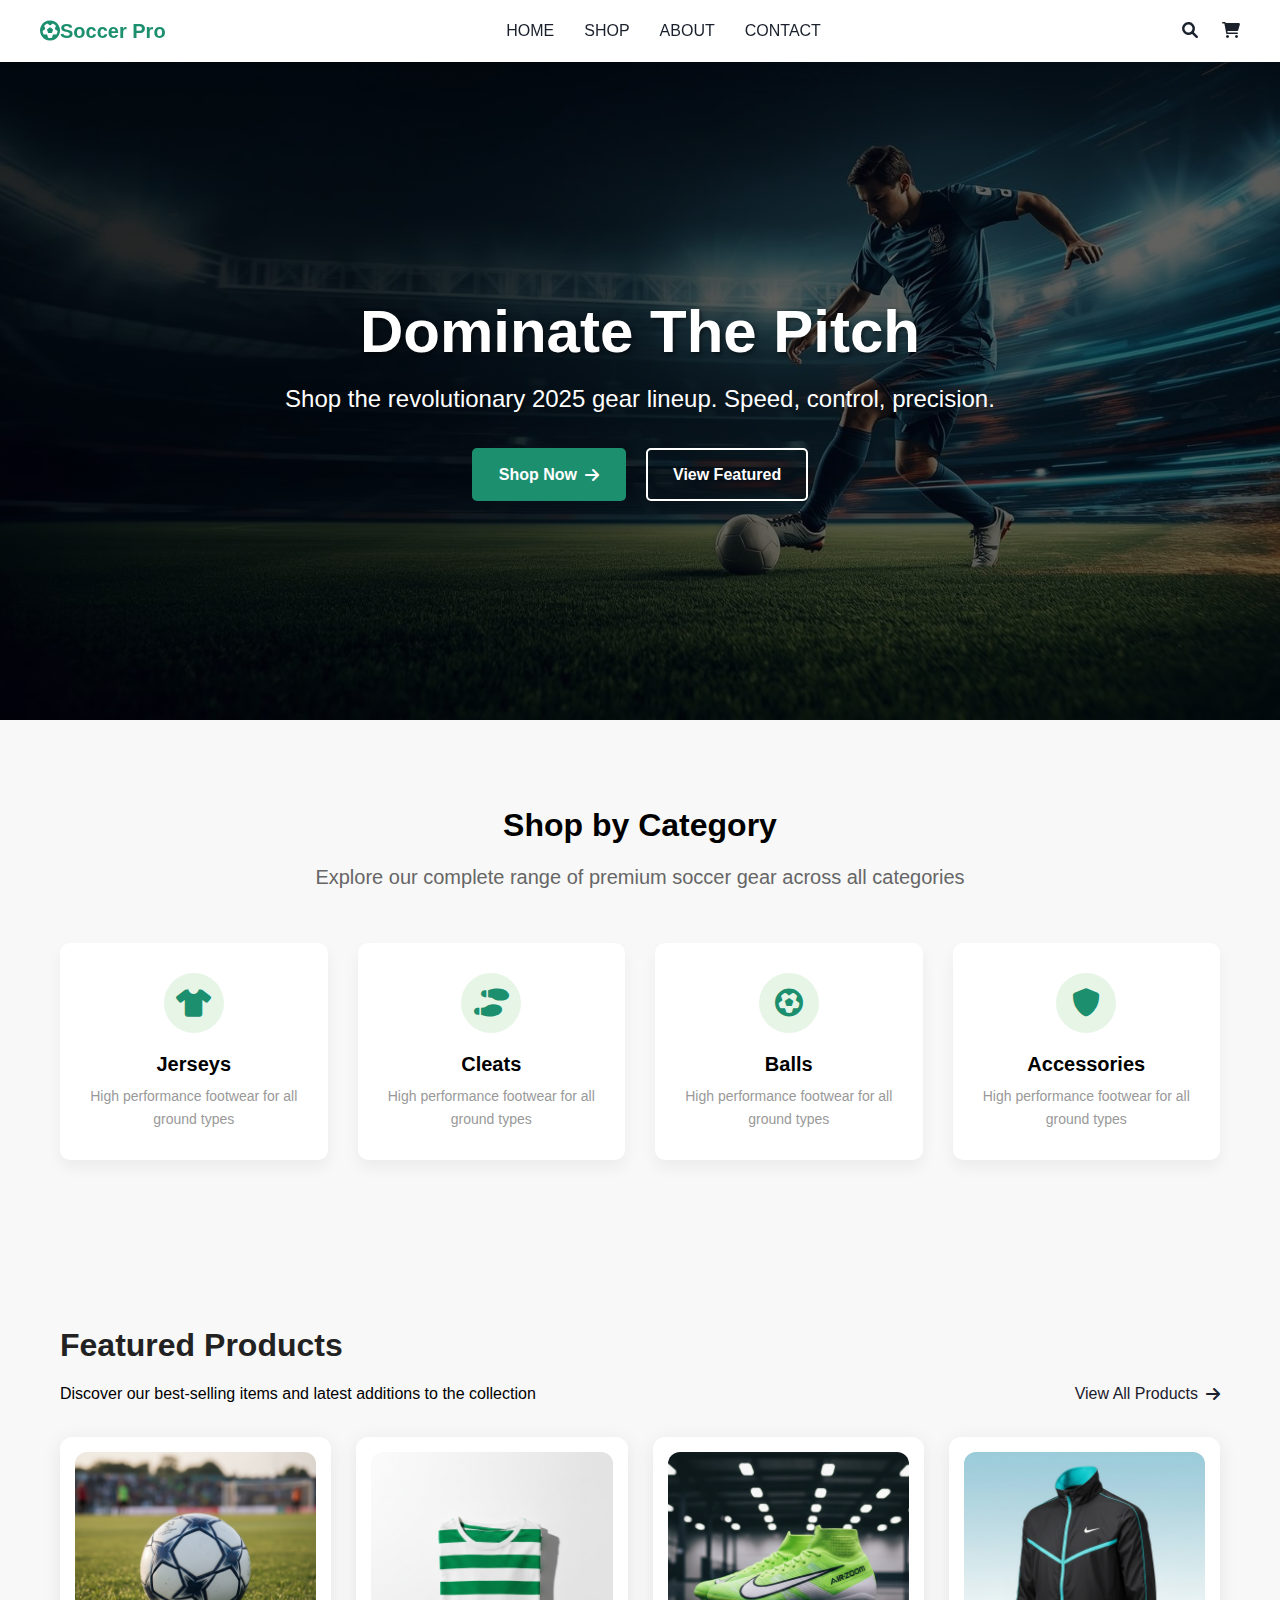
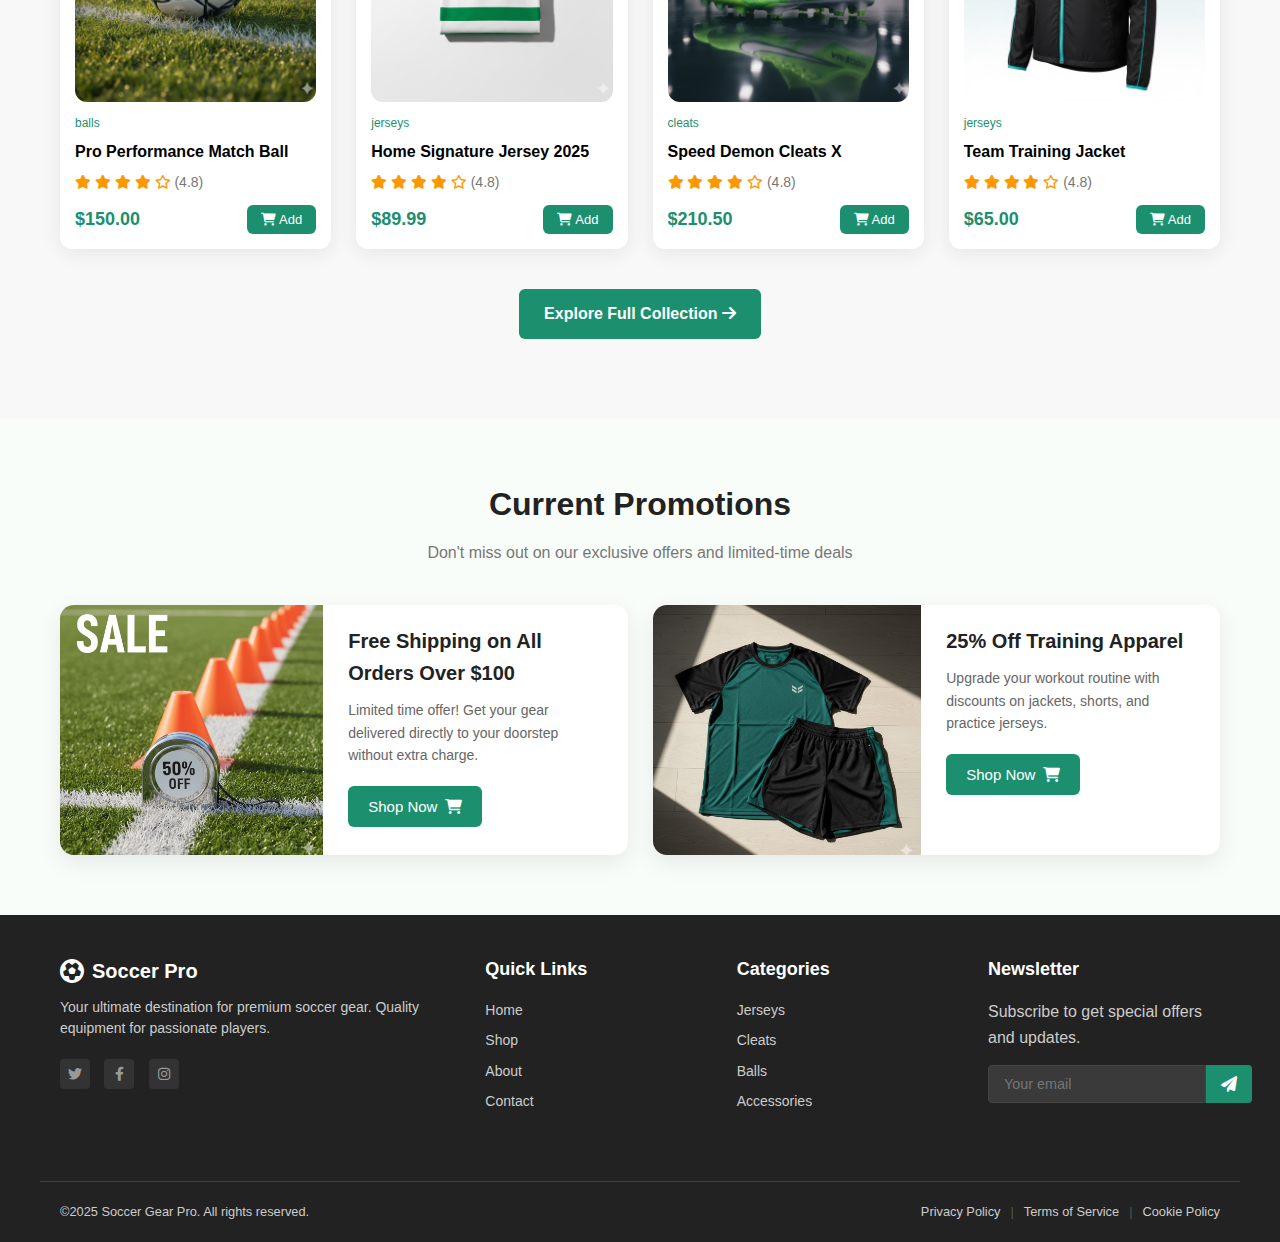
<file: index.html>
<!DOCTYPE html>
<html lang="en">

<head>
    <meta charset="UTF-8">
    <meta name="viewport" content="width=device-width, initial-scale=1.0">
    <title>Soccer Pro</title>
    <link rel="stylesheet" href="css/main.css">
    <link rel="stylesheet" href="https://cdnjs.cloudflare.com/ajax/libs/font-awesome/6.0.0-beta3/css/all.min.css">
</head>

<body>

    <!-- NAVBAR -->
    <header class="main-header">
        <nav class="navbar">
            <div class="logo">
                <i class="fas fa-futbol"></i>
                <span>Soccer Pro</span>
            </div>

            <ul class="nav-links">
                <li><a href="#">Home</a></li>
                <li><a href="/pages/shop.html">Shop</a></li>
                <li><a href="#">About</a></li>
                <li><a href="#">Contact</a></li>
            </ul>

            <div class="nav-icons">
                <a href="#"><i class="fas fa-search"></i></a>
                <a href="#"><i class="fas fa-shopping-cart"></i></a>
            </div>
        </nav>
    </header>

    <main>

        <!-- HERO -->
        <section class="hero-section">
            <div class="hero-content">
                <h1>Dominate The Pitch</h1>
                <p>Shop the revolutionary 2025 gear lineup. Speed, control, precision.</p>
                <div class="hero-buttons">
                    <a href="#" class="btn btn-primary">Shop Now <i class="fas fa-arrow-right"></i></a>
                    <a href="#" class="btn btn-secondary">View Featured</a>
                </div>
            </div>
        </section>

        <!-- CATEGORY SECTION -->
        <section class="category-section">
            <div class="container">

                <div class="section-header">
                    <h2>Shop by Category</h2>
                    <p>Explore our complete range of premium soccer gear across all categories</p>
                </div>

                <div class="category-grid">

                    <div class="category-card">
                        <div class="icon-circle"><i class="fas fa-tshirt"></i></div>
                        <h3>Jerseys</h3>
                        <p>High performance footwear for all ground types</p>
                    </div>

                    <div class="category-card">
                        <div class="icon-circle"><i class="fas fa-shoe-prints"></i></div>
                        <h3>Cleats</h3>
                        <p>High performance footwear for all ground types</p>
                    </div>

                    <div class="category-card">
                        <div class="icon-circle"><i class="fas fa-futbol"></i></div>
                        <h3>Balls</h3>
                        <p>High performance footwear for all ground types</p>
                    </div>

                    <div class="category-card">
                        <div class="icon-circle"><i class="fas fa-shield-alt"></i></div>
                        <h3>Accessories</h3>
                        <p>High performance footwear for all ground types</p>
                    </div>

                </div>
            </div>
        </section>

        <!-- FEATURED PRODUCTS -->
        <section class="featured">
            <div class="container">
                <h2>Featured Products</h2>
                <div class="viewAllProduct">
                    <p>Discover our best-selling items and latest additions to the collection</p>
                    <span><a href="#">View All Products <i class="fas fa-arrow-right"></i></a></span>
                </div>

                <div class="products-grid">

                    <!-- Product 1 -->
                    <div class="product-card">
                        <div class="image-box">
                            <img src="images/pro1.png" alt="Match Ball">
                            <span class="quick-view"><a href="#"><i class="fas fa-eye"></i> Quick View</a></span>
                        </div>

                        <span class="category">balls</span>
                        <h3 class="title">Pro Performance Match Ball</h3>

                        <div class="rating">
                            <i class="fas fa-star"></i>
                            <i class="fas fa-star"></i>
                            <i class="fas fa-star"></i>
                            <i class="fas fa-star"></i>
                            <i class="far fa-star"></i>
                            <span>(4.8)</span>
                        </div>

                        <div class="product-bottom">
                            <span class="price">$150.00</span>
                            <button class="add-btn"><i class="fas fa-shopping-cart"></i> Add</button>
                        </div>
                    </div>

                    <!-- Product 2 -->
                    <div class="product-card">
                        <div class="image-box">
                            <img src="images/pro2.png" alt="Jersey">
                            <span class="quick-view"><a href="#"><i class="fas fa-eye"></i> Quick View</a></span>
                        </div>


                        <span class="category">jerseys</span>
                        <h3 class="title">Home Signature Jersey 2025</h3>

                        <div class="rating">
                            <i class="fas fa-star"></i>
                            <i class="fas fa-star"></i>
                            <i class="fas fa-star"></i>
                            <i class="fas fa-star"></i>
                            <i class="far fa-star"></i>
                            <span>(4.8)</span>
                        </div>

                        <div class="product-bottom">
                            <span class="price">$89.99</span>
                            <button class="add-btn"><i class="fas fa-shopping-cart"></i> Add</button>
                        </div>
                    </div>

                    <!-- Product 3 -->
                    <div class="product-card">
                        <div class="image-box">
                            <img src="images/pro3.png" alt="Jersey">
                            <span class="quick-view"><a href="#"><i class="fas fa-eye"></i> Quick View</a></span>
                        </div>

                        <span class="category">cleats</span>
                        <h3 class="title">Speed Demon Cleats X</h3>

                        <div class="rating">
                            <i class="fas fa-star"></i>
                            <i class="fas fa-star"></i>
                            <i class="fas fa-star"></i>
                            <i class="fas fa-star"></i>
                            <i class="far fa-star"></i>
                            <span>(4.8)</span>
                        </div>

                        <div class="product-bottom">
                            <span class="price">$210.50</span>
                            <button class="add-btn"><i class="fas fa-shopping-cart"></i> Add</button>
                        </div>
                    </div>

                    <!-- Product 4 -->
                    <div class="product-card">
                        <div class="image-box">
                            <img src="images/pro4.png" alt="Jersey">
                            <span class="quick-view"><a href="#"><i class="fas fa-eye"></i> Quick View</a></span>
                        </div>


                        <span class="category">jerseys</span>
                        <h3 class="title">Team Training Jacket</h3>

                        <div class="rating">
                            <i class="fas fa-star"></i>
                            <i class="fas fa-star"></i>
                            <i class="fas fa-star"></i>
                            <i class="fas fa-star"></i>
                            <i class="far fa-star"></i>
                            <span>(4.8)</span>
                        </div>

                        <div class="product-bottom">
                            <span class="price">$65.00</span>
                            <button class="add-btn"><i class="fas fa-shopping-cart"></i> Add</button>
                        </div>
                    </div>

                </div>

                <div class="explore-more">
                    <a href="#" class="explore-btn">
                        Explore Full Collection <i class="fas fa-arrow-right"></i>
                    </a>
                </div>

            </div>
        </section>

        <section class="promotion">
            <div class="container">
                <h2>Current Promotions</h2>
                <p>Don't miss out on our exclusive offers and limited-time deals</p>
                <div class="promote-grid">
                    <div class="promote-card">
                        <img src="images/dis1.png" alt="">
                        <div class="promote-info">
                            <h4>Free Shipping on All Orders Over $100</h4>
                            <p>Limited time offer! Get your gear delivered directly to your doorstep without extra
                                charge.</p>
                            <button class="pro-btn">Shop Now<i class="fas fa-shopping-cart"></i></button>
                        </div>
                    </div>

                    <div class="promote-card">
                        <img src="images/dis2.png" alt="">
                        <div class="promote-info">
                            <h4>25% Off Training Apparel</h4>
                            <p>Upgrade your workout routine with discounts on jackets, shorts, and practice jerseys.</p>
                            <button class="pro-btn">Shop Now<i class="fas fa-shopping-cart"></i></button>
                        </div>
                    </div>
                </div>
            </div>

        </section>

    </main>

    <footer class="site-footer">
        <div class="footer-content">
            <div class="footer-column brand-info">
                <div class="logo-footer">
                    <i class="fas fa-futbol"></i>
                    <span>Soccer Pro</span>
                </div>
                <p>Your ultimate destination for premium soccer gear. Quality equipment for passionate players.</p>
                <div class="social-links">
                    <a href="#"><i class="fab fa-twitter"></i></a>
                    <a href="#"><i class="fab fa-facebook-f"></i></a>
                    <a href="#"><i class="fab fa-instagram"></i></a>
                </div>
            </div>

            <div class="footer-column">
                <h3>Quick Links</h3>
                <ul>
                    <li><a href="#">Home</a></li>
                    <li><a href="#">Shop</a></li>
                    <li><a href="#">About</a></li>
                    <li><a href="#">Contact</a></li>
                </ul>
            </div>

            <div class="footer-column">
                <h3>Categories</h3>
                <ul>
                    <li><a href="#">Jerseys</a></li>
                    <li><a href="#">Cleats</a></li>
                    <li><a href="#">Balls</a></li>
                    <li><a href="#">Accessories</a></li>
                </ul>
            </div>

            <div class="footer-column newsletter">
                <h3>Newsletter</h3>
                <p>Subscribe to get special offers and updates.</p>
                <form class="newsletter-form">
                    <input type="email" placeholder="Your email">
                    <button type="submit">
                        <i class="fas fa-paper-plane"></i>
                    </button>
                </form>
            </div>
        </div>

        <div class="footer-bottom">
            <p>©2025 Soccer Gear Pro. All rights reserved.</p>
            <div class="legal-links">
                <a href="#">Privacy Policy</a>
                <span class="separator">|</span>
                <a href="#">Terms of Service</a>
                <span class="separator">|</span>
                <a href="#">Cookie Policy</a>
            </div>
        </div>
    </footer>

</body>

</html>
</file>
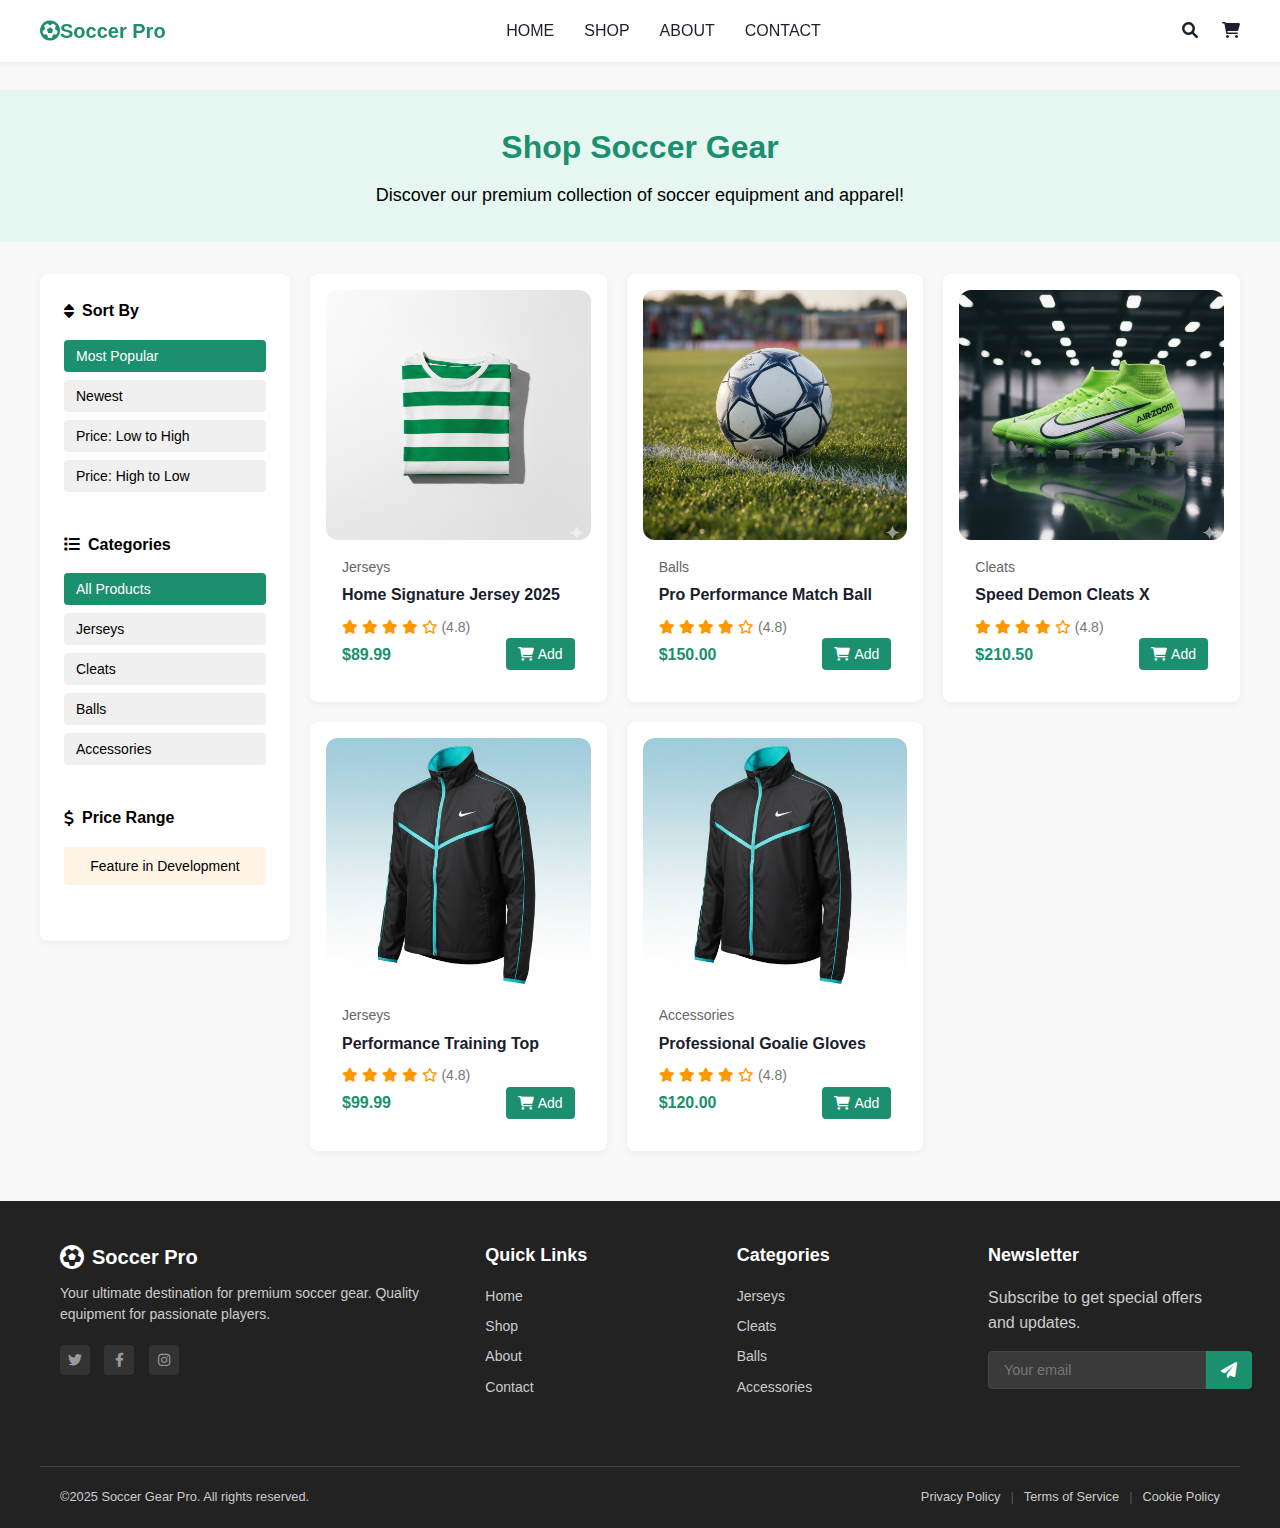
<file: pages/shop.html>
<!DOCTYPE html>
<html lang="en">

<head>
    <meta charset="UTF-8">
    <meta name="viewport" content="width=device-width, initial-scale=1.0">
    <title>Shop</title>
    <link rel="stylesheet" href="/css/shop.css">
    <link rel="stylesheet" href="https://cdnjs.cloudflare.com/ajax/libs/font-awesome/6.0.0-beta3/css/all.min.css">
</head>

<body>
    <!-- NAVBAR -->
    <header class="main-header">
        <nav class="navbar">
            <div class="logo">
                <i class="fas fa-futbol"></i>
                <span>Soccer Pro</span>
            </div>

            <ul class="nav-links">
                <li><a href="/index.html">Home</a></li>
                <li><a href="#">Shop</a></li>
                <li><a href="#">About</a></li>
                <li><a href="#">Contact</a></li>
            </ul>

            <div class="nav-icons">
                <a href="#"><i class="fas fa-search"></i></a>
                <a href="#"><i class="fas fa-shopping-cart"></i></a>
            </div>
        </nav>
    </header>

    <main class="shop-page">
        <section class="shop-intro">
            <h1>Shop Soccer Gear</h1>
            <p>Discover our premium collection of soccer equipment and apparel!</p>
        </section>

        <div class="shop-layout">

            <aside class="sidebar">

                <div class="filter-group sort-by">
                    <h3><i class="fa-solid fa-sort"></i> Sort By</h3>
                    <ul>
                        <li><button class="sort-btn active">Most Popular</button></li>
                        <li><button class="sort-btn">Newest</button></li>
                        <li><button class="sort-btn">Price: Low to High</button></li>
                        <li><button class="sort-btn">Price: High to Low</button></li>
                    </ul>
                </div>

                <div class="filter-group categories">
                    <h3><i class="fa-solid fa-list"></i> Categories</h3>
                    <ul>
                        <li><button class="category-btn active">All Products</button></li>
                        <li><button class="category-btn">Jerseys</button></li>
                        <li><button class="category-btn">Cleats</button></li>
                        <li><button class="category-btn">Balls</button></li>
                        <li><button class="category-btn">Accessories</button></li>
                    </ul>
                </div>

                <div class="filter-group price-range">
                    <h3><i class="fa-solid fa-dollar-sign"></i> Price Range</h3>
                    <div class="development-feature">
                        Feature in Development
                    </div>
                </div>

            </aside>

            <section class="product-grid">

                <article class="product-card">
                    <div class="image-box">
                        <img src="/images/pro2.png" alt="Jersey">
                        <span class="quick-view"><a href="#"><i class="fas fa-eye"></i> Quick View</a></span>
                    </div>
                    <div class="product-info">
                        <span class="product-category">Jerseys</span>
                        <h4 class="product-title">Home Signature Jersey 2025</h4>
                        <div class="rating">
                            <i class="fas fa-star"></i>
                            <i class="fas fa-star"></i>
                            <i class="fas fa-star"></i>
                            <i class="fas fa-star"></i>
                            <i class="far fa-star"></i>
                            <span>(4.8)</span>
                        </div>
                        <div class="product-footer">
                            <span class="product-price">$89.99</span>
                            <button class="add-to-cart-btn"><i class="fas fa-shopping-cart"></i> Add</button>
                        </div>
                    </div>
                </article>

                <article class="product-card">
                    <div class="image-box">
                        <img src="/images/pro1.png" alt="Jersey">
                        <span class="quick-view"><a href="#"><i class="fas fa-eye"></i> Quick View</a></span>
                    </div>
                    <div class="product-info">
                        <span class="product-category">Balls</span>
                        <h4 class="product-title">Pro Performance Match Ball</h4>
                        <div class="rating">
                            <i class="fas fa-star"></i>
                            <i class="fas fa-star"></i>
                            <i class="fas fa-star"></i>
                            <i class="fas fa-star"></i>
                            <i class="far fa-star"></i>
                            <span>(4.8)</span>
                        </div>
                        <div class="product-footer">
                            <span class="product-price">$150.00</span>
                            <button class="add-to-cart-btn"><i class="fas fa-shopping-cart"></i> Add</button>
                        </div>
                    </div>
                </article>

                <article class="product-card">
                    <div class="image-box">
                        <img src="/images/pro3.png" alt="Jersey">
                        <span class="quick-view"><a href="#"><i class="fas fa-eye"></i> Quick View</a></span>
                    </div>
                    <div class="product-info">
                        <span class="product-category">Cleats</span>
                        <h4 class="product-title">Speed Demon Cleats X</h4>
                        <div class="rating">
                            <i class="fas fa-star"></i>
                            <i class="fas fa-star"></i>
                            <i class="fas fa-star"></i>
                            <i class="fas fa-star"></i>
                            <i class="far fa-star"></i>
                            <span>(4.8)</span>
                        </div>
                        <div class="product-footer">
                            <span class="product-price">$210.50</span>
                            <button class="add-to-cart-btn"><i class="fas fa-shopping-cart"></i> Add</button>
                        </div>
                    </div>
                </article>

                <article class="product-card">
                    <div class="image-box">
                        <img src="/images/pro4.png" alt="Jersey">
                        <span class="quick-view"><a href="#"><i class="fas fa-eye"></i> Quick View</a></span>
                    </div>
                    <div class="product-info">
                        <span class="product-category">Jerseys</span>
                        <h4 class="product-title">Performance Training Top</h4>
                        <div class="rating">
                            <i class="fas fa-star"></i>
                            <i class="fas fa-star"></i>
                            <i class="fas fa-star"></i>
                            <i class="fas fa-star"></i>
                            <i class="far fa-star"></i>
                            <span>(4.8)</span>
                        </div>
                        <div class="product-footer">
                            <span class="product-price">$99.99</span>
                            <button class="add-to-cart-btn"><i class="fas fa-shopping-cart"></i> Add</button>
                        </div>
                    </div>
                </article>

                <article class="product-card">
                    <div class="image-box">
                        <img src="/images/pro4.png" alt="Jersey">
                        <span class="quick-view"><a href="#"><i class="fas fa-eye"></i> Quick View</a></span>
                    </div>
                    <div class="product-info">
                        <span class="product-category">Accessories</span>
                        <h4 class="product-title">Professional Goalie Gloves</h4>
                        <div class="rating">
                            <i class="fas fa-star"></i>
                            <i class="fas fa-star"></i>
                            <i class="fas fa-star"></i>
                            <i class="fas fa-star"></i>
                            <i class="far fa-star"></i>
                            <span>(4.8)</span>
                        </div>
                        <div class="product-footer">
                            <span class="product-price">$120.00</span>
                            <button class="add-to-cart-btn"><i class="fas fa-shopping-cart"></i> Add</button>
                        </div>
                    </div>
                </article>

            </section>
        </div>
    </main>

    <footer class="site-footer">
        <div class="footer-content">
            <div class="footer-column brand-info">
                <div class="logo-footer">
                    <i class="fas fa-futbol"></i>
                    <span>Soccer Pro</span>
                </div>
                <p>Your ultimate destination for premium soccer gear. Quality equipment for passionate players.</p>
                <div class="social-links">
                    <a href="#"><i class="fab fa-twitter"></i></a>
                    <a href="#"><i class="fab fa-facebook-f"></i></a>
                    <a href="#"><i class="fab fa-instagram"></i></a>
                </div>
            </div>

            <div class="footer-column">
                <h3>Quick Links</h3>
                <ul>
                    <li><a href="#">Home</a></li>
                    <li><a href="#">Shop</a></li>
                    <li><a href="#">About</a></li>
                    <li><a href="#">Contact</a></li>
                </ul>
            </div>

            <div class="footer-column">
                <h3>Categories</h3>
                <ul>
                    <li><a href="#">Jerseys</a></li>
                    <li><a href="#">Cleats</a></li>
                    <li><a href="#">Balls</a></li>
                    <li><a href="#">Accessories</a></li>
                </ul>
            </div>

            <div class="footer-column newsletter">
                <h3>Newsletter</h3>
                <p>Subscribe to get special offers and updates.</p>
                <form class="newsletter-form">
                    <input type="email" placeholder="Your email">
                    <button type="submit">
                        <i class="fas fa-paper-plane"></i>
                    </button>
                </form>
            </div>
        </div>

        <div class="footer-bottom">
            <p>©2025 Soccer Gear Pro. All rights reserved.</p>
            <div class="legal-links">
                <a href="#">Privacy Policy</a>
                <span class="separator">|</span>
                <a href="#">Terms of Service</a>
                <span class="separator">|</span>
                <a href="#">Cookie Policy</a>
            </div>
        </div>
    </footer>

</body>

</html>
</file>
<file: css/main.css>
* {
    box-sizing: border-box;
    margin: 0;
    padding: 0;
}

body {
    font-family: Arial, sans-serif;
    line-height: 1.6;
}

.container {
    max-width: 1200px;
    margin: 0 auto;
    padding: 0 20px;
}

.main-header {
    background-color: #fff;
    box-shadow: 0 2px 4px rgba(0, 0, 0, 0.05);
    position: fixed;
    width: 100%;
    z-index: 1000;
    backdrop-filter: blur(6px);
}

.navbar {
    display: flex;
    justify-content: space-between;
    align-items: center;
    padding: 15px 40px;
    max-width: 1400px;
    margin: auto;
}

.logo {
    display: flex;
    align-items: center;
    font-size: 20px;
    font-weight: 700;
    color: #1c8f6f;
}

.nav-links {
    list-style: none;
    display: flex;
}

.nav-links li a {
    text-decoration: none;
    color: #1a202c;
    padding: 0 15px;
    font-weight: 500;
    transition: color 0.3s;
    text-transform: uppercase;
}

.nav-links li a:hover {
    color: #1c8f6f;
}

.nav-icons a {
    color: #1a202c;
    margin-left: 20px;
    font-size: 16px;
    transition: color 0.3s;
}

.nav-icons a:hover {
    color: #1c8f6f;
}

.hero-section {
    background-image: linear-gradient(rgba(0, 0, 0, 0.6), rgba(0, 0, 0, 0.6)), url('/images/bg.png');
    background-size: cover;
    background-position: center;
    height: 80vh;
    display: flex;
    justify-content: center;
    align-items: center;
    padding-top: 80px;
}

.hero-content {
    text-align: center;
    color: #fff;
    max-width: 800px;
    padding: 20px;
}

.hero-content h1 {
    font-size: 60px;
    font-weight: 900;
    margin-bottom: 15px;
    line-height: 1.1;
    text-shadow: 2px 2px 4px rgba(0, 0, 0, 0.5);
}

.hero-content p {
    font-size: 24px;
    margin-bottom: 30px;
    font-weight: 300;
}

.hero-buttons {
    display: flex;
    justify-content: center;
    gap: 20px;
}

.btn {
    text-decoration: none;
    padding: 12px 25px;
    border-radius: 5px;
    font-weight: 600;
    transition: background-color 0.3s, opacity 0.3s;
    display: inline-flex;
    align-items: center;
}

.btn-primary {
    background-color: #1c8f6f;
    color: #fff;
    border: 2px solid #1c8f6f;
}

.btn-primary:hover {
    background-color: #1a202c;
    border-color: #1a202c;
}

.btn-primary i {
    margin-left: 8px;
}

.btn-secondary {
    background-color: transparent;
    color: #fff;
    border: 2px solid #fff;
}

.btn-secondary:hover {
    background-color: #fff;
    color: #1a202c;
}

.category-section {
    padding: 80px 0;
    background-color: #f8f8f8;
}

.section-header {
    text-align: center;
    margin-bottom: 50px;
}

.section-header h2 {
    font-size: 32px;
    margin-bottom: 10px;
}

.section-header p {
    color: #666;
    font-size: 20px;
}

.category-grid {
    display: grid;
    grid-template-columns: repeat(4, 1fr);
    gap: 30px;
}

.category-card {
    background-color: #fff;
    padding: 30px 20px;
    text-align: center;
    border-radius: 10px;
    box-shadow: 0 8px 15px rgba(0, 0, 0, 0.05);
    transition: transform 0.3s, box-shadow 0.3s;
}

.category-card:hover {
    transform: translateY(-5px);
    box-shadow: 0 10px 20px rgba(0, 0, 0, 0.1);
}

.icon-circle {
    display: inline-flex;
    justify-content: center;
    align-items: center;
    width: 60px;
    height: 60px;
    border-radius: 50%;
    background-color: #e6f5e6;
    color: #1c8f6f;
    font-size: 28px;
    margin-bottom: 15px;
}

.icon-circle:hover {
    background: #e6f5e6;
}

.category-card h3 {
    font-size: 20px;
    margin-bottom: 5px;
}

.category-card h3:hover {
    color: #1c8f6f;
}

.category-card p {
    color: #999;
    font-size: 14px;
}

.featured {
    padding: 80px 0;
    background-color: #f8f8f8;
}

.featured h2 {
    font-size: 32px;
    margin-bottom: 10px;
    color: #222;
}

.viewAllProduct {
    display: flex;
    justify-content: space-between;
    margin: 10px 0;
}

.viewAllProduct span a {
    text-decoration: none;
    display: flex;
    align-items: center;
    justify-content: center;
    color: #1a202c;
    gap: 8px;
}

.viewAllProduct span a:hover {
    color: #1c8f6f;
}

.products-grid {
    display: grid;
    grid-template-columns: repeat(4, 1fr);
    gap: 25px;
    margin-top: 30px;
}

.product-card {
    background: #fff;
    border-radius: 12px;
    padding: 15px;
    box-shadow: 0 4px 20px rgba(0, 0, 0, 0.08);
    transition: 0.3s ease;
}

.product-card:hover {
    transform: translateY(-5px);
}

.image-box {
    position: relative;
    height: 250px;
    border-radius: 12px;
    overflow: hidden;
}

.image-box img {
    width: 100%;
    height: 100%;
    object-fit: cover;
    transition: 0.3s ease;
}

.quick-view {
    position: absolute;
    bottom: 10px;
    left: 50%;
    transform: translateX(-50%);
    background: rgba(0, 0, 0, 0.7);
    color: white;
    padding: 8px 14px;
    border-radius: 6px;
    font-size: 13px;
    display: flex;
    align-items: center;
    gap: 6px;
    opacity: 0;
    pointer-events: none;
    transition: 0.3s ease;
}

.image-box span a {
    text-decoration: none;
    color: #fff;
}

.image-box:hover img {
    filter: brightness(60%);
    transform: scale(1.05);
}

.image-box:hover .quick-view {
    opacity: 1;
    pointer-events: auto;
    bottom: 20px;
}

.category {
    font-size: 12px;
    color: #1c8f6f;
    margin-top: 12px;
    display: block;
}

.title {
    font-size: 16px;
    margin: 6px 0;
    font-weight: bold;
}

.rating {
    font-size: 14px;
    color: #ff9800;
}

.rating span {
    color: #777;
}

.product-bottom {
    display: flex;
    justify-content: space-between;
    align-items: center;
    margin-top: 12px;
}

.price {
    font-size: 18px;
    color: #1c8f6f;
    font-weight: 700;
}

.add-btn {
    background: #1c8f6f;
    border: none;
    padding: 7px 14px;
    color: white;
    border-radius: 6px;
    font-size: 13px;
    cursor: pointer;
    transition: 0.3s ease;
}

.add-btn:hover {
    background: #1c8f6f;
}

.explore-more {
    text-align: center;
    margin-top: 40px;
}

.explore-more a {
    text-decoration: none;
}

.explore-btn {
    background: #1c8f6f;
    padding: 12px 25px;
    border-radius: 6px;
    color: white;
    font-weight: 600;
    display: inline-block;
    transition: 0.3s;
}

.explore-btn:hover {
    background: #1c8f6f;
}

.promotion {
    padding: 80px 0;
    background-color: #f8f8f8;
}

.promotion {
    padding: 60px 0;
    background: #f8fdf9;
    text-align: center;
}

.promotion h2 {
    font-size: 32px;
    margin-bottom: 10px;
    color: #222;
}

.promotion p {
    margin-bottom: 40px;
    color: #777;
}

.promote-grid {
    display: grid;
    grid-template-columns: repeat(auto-fit, minmax(320px, 1fr));
    gap: 25px;
}

.promote-card {
    display: flex;
    background: #fff;
    border-radius: 14px;
    overflow: hidden;
    position: relative;
    box-shadow: 0 8px 25px rgba(0, 0, 0, 0.08);
    transition: 0.3s;
}

.promote-card:hover {
    transform: translateY(-5px);
}

.promote-card img {
    width: 100%;
    height: 250px;
    object-fit: cover;
    transition: 0.3s ease;
}

.promote-card:hover img {
    filter: brightness(60%);
    transform: scale(1.05);
}

.promote-info {
    padding: 20px 25px;
    text-align: left;
}

.promote-info h4 {
    font-size: 20px;
    font-weight: 600;
    margin-bottom: 10px;
    color: #222;
}

.promote-info p {
    font-size: 14px;
    color: #666;
    margin-bottom: 20px;
}

.pro-btn {
    display: flex;
    align-items: center;
    gap: 8px;
    background: #1c8f6f;
    color: #fff;
    border: none;
    padding: 12px 20px;
    border-radius: 6px;
    font-size: 15px;
    cursor: pointer;
    transition: 0.3s;
}

.pro-btn:hover {
    background: #1c8f6f;
}

.site-footer {
    background-color: #222222; 
    color: #cccccc; 
    font-family: Arial, sans-serif;
    padding: 40px 0 20px 0; 
}

.site-footer a {
    color: #cccccc; 
    text-decoration: none;
    transition: color 0.3s;
}

.site-footer a:hover {
    color: #ffffff; 
}

.footer-content {
    max-width: 1200px; 
    margin: 0 auto;
    padding: 0 20px 40px 20px; 
    display: flex; 
    justify-content: space-between;
    flex-wrap: wrap; 
    border-bottom: 1px solid #444444; 
}

.footer-column {
    width: 20%; 
    min-width: 180px; 
    margin-bottom: 20px;
}

.brand-info {
    width: 35%; 
    min-width: 250px;
}

.footer-column h3 {
    color: #ffffff;
    font-size: 18px;
    font-weight: bold;
    margin-top: 0;
    margin-bottom: 15px;
}

.footer-column ul {
    list-style: none;
}

.footer-column ul li {
    margin-bottom: 8px;
    font-size: 14px;
}

.footer-column ul li a:hover {
    color: #1c8f6f;
}

.logo-footer {
    display: flex;
    align-items: center;
    margin-bottom: 10px;
    font-size: 20px;
    font-weight: bold;
    color: #ffffff;
}

.logo-footer i {
    color: #fff;
    margin-right: 8px;
    font-size: 24px;
}

.brand-info p {
    font-size: 14px;
    line-height: 1.5;
    margin-top: 0;
    margin-bottom: 20px;
}

.social-links a {
    display: inline-flex;
    justify-content: center;
    align-items: center;
    width: 30px;
    height: 30px;
    background-color: #333333;
    border-radius: 4px;
    margin-right: 10px;
    font-size: 14px;
    color: #999999;
    transition: background-color 0.3s, color 0.3s;
}

.social-links a:hover {
    background-color: #1c8f6f; 
    color: #ffffff;
}

.newsletter-form {
    display: flex;
    margin-top: 15px;
}

.newsletter-form input[type="email"] {
    flex-grow: 1;
    padding: 10px 15px;
    border: 1px solid #444444;
    background-color: #3a3a3a; 
    color: #ffffff;
    border-radius: 4px 0 0 4px;
    font-size: 0.9em;
    outline: none;
}

.newsletter-form button {
    background-color: #1c8f6f; 
    color: white;
    border: none;
    padding: 10px 15px;
    cursor: pointer;
    border-radius: 0 4px 4px 0;
    font-size: 16px;
    display: flex;
    align-items: center;
    justify-content: center;
    transition: background-color 0.3s;
}

.newsletter-form button:hover {
    background-color: #1c8f6f; 
}

.footer-bottom {
    max-width: 1200px;
    margin: 20px auto 0 auto;
    padding: 0 20px;
    display: flex;
    justify-content: space-between;
    align-items: center;
    font-size: 0.8em;
    flex-wrap: wrap;
}

.legal-links {
    display: flex;
    align-items: center;
}

.legal-links .separator {
    margin: 0 10px;
    color: #555555;
}
</file>
<file: css/shop.css>
* {
    box-sizing: border-box;
    margin: 0;
    padding: 0;
}

body {
    font-family: Arial, sans-serif;
    line-height: 1.6;
    background-color: #f8f8f8;
}

/* CONTAINER */
.container {
    max-width: 1200px;
    margin: 0 auto;
    padding: 0 20px;
}

/* NAVBAR */
.main-header {
    background-color: rgba(255, 255, 255, 0.85);
    box-shadow: 0 2px 4px rgba(0, 0, 0, 0.05);
    position: fixed;
    width: 100%;
    z-index: 1000;
    backdrop-filter: blur(6px);
}

.navbar {
    display: flex;
    justify-content: space-between;
    align-items: center;
    padding: 15px 40px;
    max-width: 1400px;
    margin: auto;
}

.logo {
    display: flex;
    align-items: center;
    font-size: 20px;
    font-weight: 700;
    color: #1c8f6f;
}

.nav-links {
    list-style: none;
    display: flex;
}

.nav-links li a {
    text-decoration: none;
    color: #1a202c;
    padding: 0 15px;
    font-weight: 500;
    transition: color 0.3s;
    text-transform: uppercase;
}

.nav-links li a:hover {
    color: #1c8f6f;
}

.nav-icons a {
    color: #1a202c;
    margin-left: 20px;
    font-size: 16px;
    transition: color 0.3s;
}

.nav-icons a:hover {
    color: #1c8f6f;
}

/* MAIN SHOP PAGE */
.shop-page {
    padding-top: 90px;
    /* offset for fixed navbar */
}

.shop-intro {
    text-align: center;
    padding: 32px 16px;
    background-color: #e6f7f1;
    margin-bottom: 32px;
}

.shop-intro h1 {
    font-size: 32px;
    margin-bottom: 8px;
    color: #1c8f6f;
}

.shop-intro p {
    font-size: 18px;
}

/* SHOP LAYOUT */
.shop-layout {
    display: flex;
    gap: 20px;
    max-width: 1200px;
    margin: 0 auto;
}

/* SIDEBAR */
.sidebar {
    width: 250px;
    background-color: #fff;
    padding: 24px;
    border-radius: 8px;
    box-shadow: 0 2px 8px rgba(0, 0, 0, 0.05);
    height: fit-content;
}

.filter-group {
    margin-bottom: 32px;
}

.filter-group h3 {
    font-size: 16px;
    margin-bottom: 16px;
    display: flex;
    align-items: center;
    gap: 8px;
}

.filter-group ul {
    list-style: none;
}

.filter-group button {
    width: 100%;
    padding: 8px 12px;
    border: none;
    background-color: #f0f0f0;
    border-radius: 4px;
    margin-bottom: 8px;
    text-align: left;
    cursor: pointer;
    transition: background-color 0.3s, color 0.3s;
    font-size: 14px;
}

.filter-group button:hover,
.filter-group button.active {
    background-color: #1c8f6f;
    color: #fff;
}

.development-feature {
    padding: 8px;
    background-color: #fff4e5;
    text-align: center;
    border-radius: 4px;
    font-size: 14px;
}

/* PRODUCT GRID */
.product-grid {
    flex: 1;
    display: grid;
    grid-template-columns: repeat(auto-fill, minmax(220px, 1fr));
    gap: 20px;
    margin-bottom: 50px;
}

.product-card {
    padding: 16px;
    background-color: #fff;
    border-radius: 8px;
    overflow: hidden;
    box-shadow: 0 2px 8px rgba(0, 0, 0, 0.05);
    display: flex;
    flex-direction: column;
    transition: transform 0.3s, box-shadow 0.3s;
}

.product-card:hover {
    transform: translateY(-5px);
    box-shadow: 0 6px 20px rgba(0, 0, 0, 0.1);
}

.image-box {
    position: relative;
    height: 250px;
    border-radius: 12px;
    overflow: hidden;
}

.image-box img {
    width: 100%;
    height: 100%;
    object-fit: cover;
    transition: 0.3s ease;
}

.quick-view {
    position: absolute;
    bottom: 10px;
    left: 50%;
    transform: translateX(-50%);
    background: rgba(0, 0, 0, 0.7);
    color: white;
    padding: 8px 14px;
    border-radius: 6px;
    font-size: 13px;
    display: flex;
    align-items: center;
    gap: 6px;
    opacity: 0;
    pointer-events: none;
    transition: 0.3s ease;
}

.image-box span a {
    text-decoration: none;
    color: #fff;
}

.image-box:hover img {
    filter: brightness(60%);
    transform: scale(1.05);
}

.image-box:hover .quick-view {
    opacity: 1;
    pointer-events: auto;
    bottom: 20px;
}

.product-info {
    padding: 16px;
    flex: 1;
    display: flex;
    flex-direction: column;
    justify-content: space-between;
}

.product-category {
    font-size: 14px;
    color: #666;
    margin-bottom: 4px;
}

.product-title {
    font-size: 16px;
    margin-bottom: 8px;
    color: #1a202c;
}

.rating {
    font-size: 14px;
    color: #ff9800;
}

.rating span {
    color: #777;
}

.product-footer {
    display: flex;
    justify-content: space-between;
    align-items: center;
}

.product-price {
    font-weight: bold;
    color: #1c8f6f;
    font-size: 16px;
}

.add-to-cart-btn {
    background-color: #1c8f6f;
    color: #fff;
    border: none;
    padding: 8px 12px;
    border-radius: 4px;
    cursor: pointer;
    font-size: 14px;
    display: flex;
    align-items: center;
    gap: 4px;
    transition: background-color 0.3s;
}

.add-to-cart-btn:hover {
    background-color: #166e55;
}

/* FOOTER */
.footer-content {
    max-width: 1200px;
    margin: 0 auto;
    padding: 0 20px 40px 20px;
    display: flex;
    justify-content: space-between;
    flex-wrap: wrap;
    border-bottom: 1px solid #444444;
}

.footer-column {
    width: 20%;
    min-width: 180px;
    margin-bottom: 20px;
}

.brand-info {
    width: 35%;
    min-width: 250px;
}

.site-footer {
    background-color: #222222;
    color: #cccccc;
    font-family: Arial, sans-serif;
    padding: 40px 0 20px 0;
}

.site-footer a {
    color: #cccccc;
    text-decoration: none;
    transition: color 0.3s;
}

.site-footer a:hover {
    color: #ffffff;
}

.footer-content {
    max-width: 1200px;
    margin: 0 auto;
    padding: 0 20px 40px 20px;
    display: flex;
    justify-content: space-between;
    flex-wrap: wrap;
    border-bottom: 1px solid #444444;
}

.footer-column {
    width: 20%;
    min-width: 180px;
    margin-bottom: 20px;
}

.brand-info {
    width: 35%;
    min-width: 250px;
}

.footer-column h3 {
    color: #ffffff;
    font-size: 18px;
    font-weight: bold;
    margin-top: 0;
    margin-bottom: 15px;
}

.footer-column ul {
    list-style: none;
}

.footer-column ul li {
    margin-bottom: 8px;
    font-size: 14px;
}

.footer-column ul li a:hover {
    color: #1c8f6f;
}

.logo-footer {
    display: flex;
    align-items: center;
    margin-bottom: 10px;
    font-size: 20px;
    font-weight: bold;
    color: #ffffff;
}

.logo-footer i {
    color: #fff;
    margin-right: 8px;
    font-size: 24px;
}

.brand-info p {
    font-size: 14px;
    line-height: 1.5;
    margin-top: 0;
    margin-bottom: 20px;
}

.social-links a {
    display: inline-flex;
    justify-content: center;
    align-items: center;
    width: 30px;
    height: 30px;
    background-color: #333333;
    border-radius: 4px;
    margin-right: 10px;
    font-size: 14px;
    color: #999999;
    transition: background-color 0.3s, color 0.3s;
}

.social-links a:hover {
    background-color: #1c8f6f;
    color: #ffffff;
}

.newsletter-form {
    display: flex;
    margin-top: 15px;
}

.newsletter-form input[type="email"] {
    flex-grow: 1;
    padding: 10px 15px;
    border: 1px solid #444444;
    background-color: #3a3a3a;
    color: #ffffff;
    border-radius: 4px 0 0 4px;
    font-size: 0.9em;
    outline: none;
}

.newsletter-form button {
    background-color: #1c8f6f;
    color: white;
    border: none;
    padding: 10px 15px;
    cursor: pointer;
    border-radius: 0 4px 4px 0;
    font-size: 16px;
    display: flex;
    align-items: center;
    justify-content: center;
    transition: background-color 0.3s;
}

.newsletter-form button:hover {
    background-color: #1c8f6f;
}

.footer-bottom {
    max-width: 1200px;
    margin: 20px auto 0 auto;
    padding: 0 20px;
    display: flex;
    justify-content: space-between;
    align-items: center;
    font-size: 0.8em;
    flex-wrap: wrap;
}

.legal-links {
    display: flex;
    align-items: center;
}

.legal-links .separator {
    margin: 0 10px;
    color: #555555;
}
</file>
